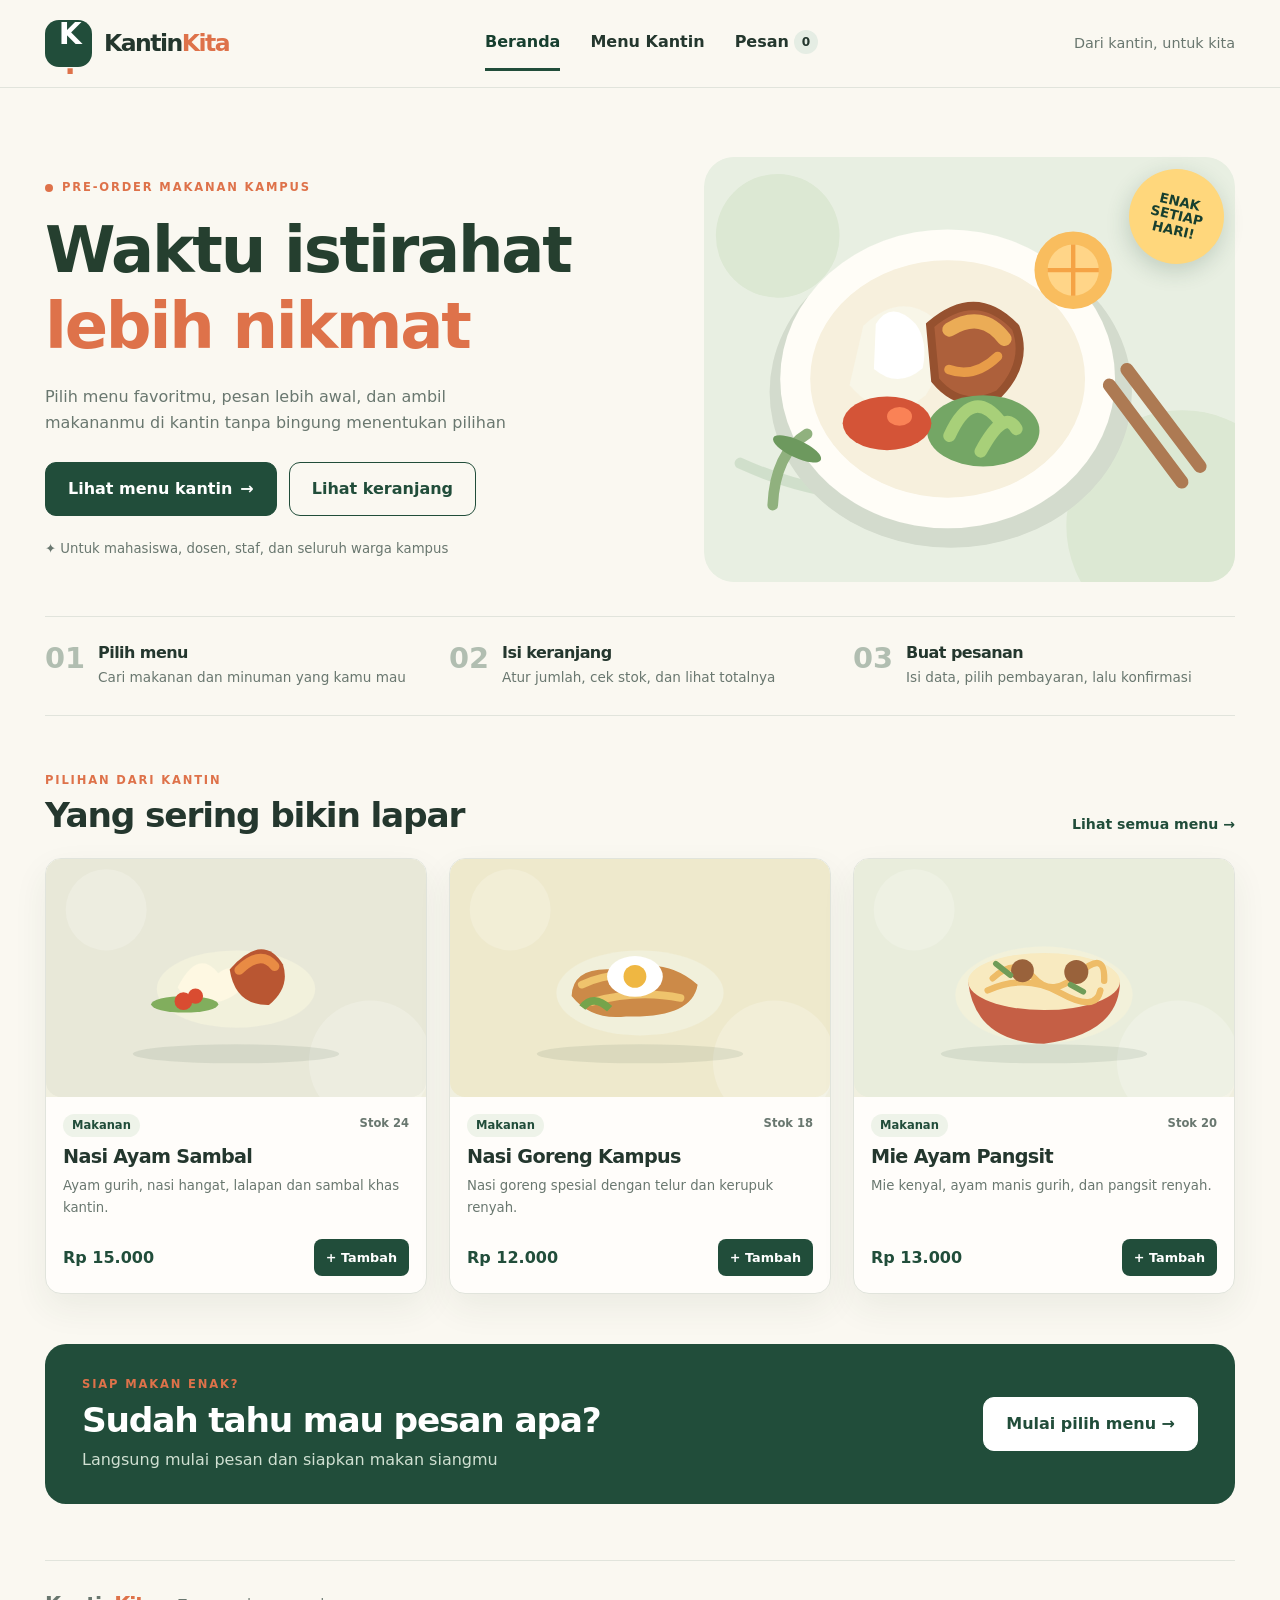
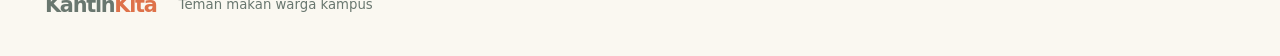
<file: index.html>
<!DOCTYPE html>
<html lang="id">
<head>
  <meta charset="UTF-8">
  <meta name="viewport" content="width=device-width, initial-scale=1.0">
  <meta name="description" content="KantinKita, sistem pemesanan makanan dan minuman kantin kampus.">
  <meta name="theme-color" content="#194735">
  <title>Beranda • KantinKita</title>
  <link rel="stylesheet" href="assets/style.css">
  <script src="assets/app.js" defer></script>
</head>
<body>
  <a class="skip-link" href="#main">Langsung ke konten</a>
  <header class="site-header">
    <div class="wrap header-inner">
      <a class="brand" href="#beranda" aria-label="KantinKita, ke beranda">
        <span class="brand-icon">K<span>.</span></span>
        <span class="brand-name">Kantin<span>Kita</span></span>
      </a>
      <nav class="navigation" aria-label="Navigasi utama">
        <a href="#beranda">Beranda</a>
        <a href="#menu">Menu Kantin</a>
        <a href="#pesan">Pesan <span id="cart-count" class="count" aria-label="Jumlah isi keranjang">0</span></a>
      </nav>
      <p class="header-caption">Dari kantin, untuk kita</p>
    </div>
  </header>

  <main id="main" class="wrap main-content" tabindex="-1" aria-live="off" aria-busy="true">
    <div class="loading">Menyiapkan KantinKita…</div>
  </main>

  <footer class="wrap site-footer">
    <div class="footer-brand">Kantin<span>Kita</span></div>
    <p>Teman makan warga kampus</p>
  </footer>
  <div id="toast" class="toast" role="status" aria-live="polite" hidden></div>
</body>
</html>
</file>
<file: assets/style.css>
:root {
  --green: #214d3a;
  --green-dark: #173f2f;
  --ink: #24372e;
  --muted: #69776f;
  --cream: #faf8f1;
  --soft: #eef3e9;
  --line: #e1e4dc;
  --orange: #de724a;
  --white: #fffdfa;
  --shadow: 0 14px 35px rgba(38, 64, 45, 0.07);
}
*,
*::before,
*::after {
  box-sizing: border-box;
}
html {
  scroll-behavior: smooth;
}
body {
  margin: 0;
  background: var(--cream);
  color: var(--ink);
  font:
    16px/1.65 system-ui,
    -apple-system,
    "Segoe UI",
    sans-serif;
}
button,
input,
select,
textarea {
  font: inherit;
}
button {
  cursor: pointer;
}
a {
  color: inherit;
  text-decoration: none;
}
img {
  max-width: 100%;
}
h1,
h2,
h3,
p {
  margin-top: 0;
}
h1,
h2,
h3 {
  line-height: 1.18;
  letter-spacing: -0.035em;
}
h1 {
  font-size: clamp(2.45rem, 5vw, 4.55rem);
}
h2 {
  font-size: clamp(1.3rem, 2.7vw, 2.15rem);
}
h3 {
  font-size: 1.2rem;
}
p {
  margin-bottom: 0;
}
button:focus-visible,
a:focus-visible,
input:focus-visible,
textarea:focus-visible,
select:focus-visible {
  outline: 3px solid #dc915b;
  outline-offset: 3px;
}
[hidden] {
  display: none !important;
}
.wrap {
  width: min(1190px, calc(100% - 50px));
  margin-inline: auto;
}
.sr-only {
  position: absolute;
  width: 1px;
  height: 1px;
  overflow: hidden;
  clip: rect(0, 0, 0, 0);
  white-space: nowrap;
}
.skip-link {
  position: absolute;
  top: -80px;
  left: 10px;
  z-index: 100;
  padding: 10px;
  background: white;
}
.skip-link:focus {
  top: 10px;
}
.site-header {
  background: rgba(250, 248, 241, 0.96);
  border-bottom: 1px solid var(--line);
  position: sticky;
  top: 0;
  z-index: 15;
  backdrop-filter: blur(10px);
}
.header-inner {
  min-height: 87px;
  display: flex;
  justify-content: space-between;
  gap: 25px;
  align-items: center;
}
.brand {
  display: flex;
  gap: 12px;
  align-items: center;
  white-space: nowrap;
}
.brand-icon {
  height: 47px;
  width: 47px;
  display: grid;
  place-items: center;
  background: var(--green);
  color: #fff;
  border-radius: 14px;
  font-size: 1.85rem;
  font-weight: 900;
  letter-spacing: -0.11em;
  line-height: 1;
}
.brand-icon span,
.brand-name span,
.footer-brand span {
  color: var(--orange);
}
.brand-name {
  font-size: 1.47rem;
  font-weight: 850;
  letter-spacing: -0.065em;
}
.navigation {
  display: flex;
  align-items: center;
  gap: 30px;
}
.navigation > a {
  min-height: 55px;
  display: inline-flex;
  align-items: center;
  gap: 5px;
  font-weight: 650;
  white-space: nowrap;
  border-bottom: 3px solid transparent;
}
.navigation > a[aria-current="page"] {
  border-color: var(--green);
  color: var(--green-dark);
}
.navigation > a:hover,
.text-link:hover {
  color: var(--orange);
}
.count {
  font-size: 0.76rem;
  background: #e5ede4;
  min-width: 24px;
  height: 24px;
  display: inline-grid;
  place-items: center;
  border-radius: 50%;
  font-weight: 800;
}
.header-caption,
.site-footer {
  color: var(--muted);
}
.header-caption {
  font-size: 0.9rem;
  white-space: nowrap;
}
.main-content {
  min-height: 60vh;
  padding-block: 38px 56px;
}
.loading {
  padding: 50px;
  color: var(--muted);
}
.site-footer {
  border-top: 1px solid var(--line);
  display: flex;
  gap: 22px;
  align-items: center;
  padding-block: 27px;
  margin-bottom: 6px;
  font-size: 0.83rem;
}
.footer-brand {
  font-size: 1.3rem;
  font-weight: 900;
  letter-spacing: -0.06em;
}
.footer-credit {
  margin-left: auto;
}
.eyebrow {
  color: var(--orange);
  font-weight: 800;
  font-size: 0.72rem;
  letter-spacing: 0.16em;
}
.hero {
  display: grid;
  grid-template-columns: 1.08fr 0.92fr;
  align-items: center;
  gap: 35px;
  padding: 30px 0 34px;
}
.hero-copy {
  padding-block: 22px;
}
.hero-copy .eyebrow {
  display: flex;
  align-items: center;
  gap: 9px;
}
.dot {
  height: 8px;
  width: 8px;
  border-radius: 50%;
  background: var(--orange);
}
.hero h1 {
  margin: 16px 0 20px;
  color: #253f2f;
}
.hero h1 em {
  font-style: normal;
  color: var(--orange);
}
.hero-copy > p:not(.eyebrow) {
  max-width: 500px;
  color: var(--muted);
}
.hero-actions {
  display: flex;
  flex-wrap: wrap;
  gap: 12px;
  margin-top: 25px;
}
.button {
  display: inline-flex;
  justify-content: center;
  align-items: center;
  gap: 8px;
  border: 1px solid var(--green);
  background: var(--green);
  color: white;
  font-weight: 800;
  border-radius: 11px;
  padding: 13px 22px;
  transition:
    background 0.2s,
    transform 0.2s;
}
.button:hover {
  background: #326649;
  transform: translateY(-1px);
}
.button:disabled {
  opacity: 0.65;
  cursor: wait;
  transform: none;
}
.button-outline {
  background: transparent;
  color: var(--green);
}
.button-outline:hover {
  color: white;
}
.hero-note {
  margin-top: 22px;
  font-size: 0.83rem;
}
.hero-image-wrap {
  position: relative;
}
.hero-image {
  display: block;
  width: 100%;
  border-radius: 27px;
}
.hero-sticker {
  position: absolute;
  right: 2%;
  top: 3%;
  width: 95px;
  height: 95px;
  border-radius: 50%;
  display: grid;
  place-items: center;
  text-align: center;
  line-height: 1.06;
  background: #ffd77c;
  color: var(--green-dark);
  font-weight: 900;
  font-size: 0.84rem;
  transform: rotate(13deg);
  box-shadow: 0 7px 22px #234a3533;
}
.steps {
  display: grid;
  grid-template-columns: repeat(3, minmax(0, 1fr));
  gap: 22px;
  border-block: 1px solid var(--line);
  padding: 27px 0;
}
.steps > div {
  display: flex;
  align-items: flex-start;
  gap: 13px;
}
.step-no {
  font-size: 1.8rem;
  font-weight: 900;
  color: #b1beb1;
  line-height: 1;
}
.steps h2 {
  font-size: 1rem;
  margin-bottom: 3px;
}
.steps p {
  font-size: 0.85rem;
  color: var(--muted);
}
.section-space {
  margin-top: 55px;
}
.section-head {
  display: flex;
  justify-content: space-between;
  align-items: end;
  gap: 16px;
  margin-bottom: 22px;
}
.section-head h2 {
  margin: 5px 0 0;
}
.text-link {
  color: var(--green);
  font-size: 0.88rem;
  font-weight: 800;
}
.cards {
  display: grid;
  grid-template-columns: repeat(3, minmax(0, 1fr));
  gap: 22px;
}
.card {
  background: var(--white);
  border: 1px solid var(--line);
  border-radius: 16px;
  overflow: hidden;
  box-shadow: var(--shadow);
  display: flex;
  flex-direction: column;
}
.card > img {
  width: 100%;
  aspect-ratio: 16/10;
  object-fit: cover;
  background: #f0efdf;
}
.card-body {
  padding: 17px;
  display: flex;
  flex: 1;
  flex-direction: column;
  gap: 7px;
}
.tag {
  display: flex;
  justify-content: space-between;
  gap: 8px;
  color: var(--muted);
  font-size: 0.72rem;
  font-weight: 700;
}
.tag span:first-child {
  color: var(--green);
  background: var(--soft);
  padding: 2px 9px;
  border-radius: 20px;
}
.card-body h3 {
  margin: 2px 0 0;
}
.card-body p {
  font-size: 0.83rem;
  color: var(--muted);
  min-height: 45px;
}
.card-bottom {
  display: flex;
  justify-content: space-between;
  align-items: center;
  gap: 12px;
  margin-top: auto;
  padding-top: 12px;
}
.card-bottom strong {
  color: var(--green);
  font-size: 1rem;
}
.add {
  color: white;
  background: var(--green);
  border: 0;
  padding: 8px 12px;
  border-radius: 8px;
  font-weight: 750;
  font-size: 0.8rem;
}
.add:disabled {
  background: #aeb7ab;
  cursor: not-allowed;
}
.add:not(:disabled):hover {
  background: #326649;
}
.cta-banner {
  background: var(--green);
  color: white;
  border-radius: 21px;
  display: flex;
  align-items: center;
  justify-content: space-between;
  gap: 30px;
  padding: 31px 37px;
  margin-top: 50px;
}
.cta-banner h2 {
  margin: 6px 0;
}
.cta-banner p:not(.eyebrow) {
  color: #d0e0d2;
}
.light-button {
  background: #fff;
  color: var(--green);
  border-color: #fff;
  white-space: nowrap;
}
.light-button:hover {
  color: #fff;
  border-color: var(--orange);
  background: var(--orange);
}
.page-title {
  padding: 6px 0 26px;
}
.page-title h1 {
  font-size: clamp(2rem, 4vw, 3.2rem);
  margin: 8px 0 12px;
}
.page-title > p:last-child {
  color: var(--muted);
}
.catalog-controls {
  display: flex;
  gap: 15px;
  align-items: end;
  justify-content: space-between;
}
.field-search {
  flex: 1;
  display: flex;
  gap: 12px;
  align-items: center;
  padding: 10px 14px;
  border-radius: 10px;
  border: 1px solid #cbd5cb;
  background: var(--white);
}
.field-search span {
  font-size: 1.4rem;
  color: var(--muted);
}
.field-search input {
  width: 100%;
  border: 0;
  background: transparent;
  outline: 0;
  min-height: 32px;
}
.sort-control {
  display: flex;
  align-items: center;
  gap: 11px;
  font-weight: 650;
  color: var(--muted);
  font-size: 0.88rem;
}
.sort-control select {
  background: var(--white);
  border: 1px solid #cbd5cb;
  border-radius: 10px;
  min-height: 52px;
  padding: 0 12px;
  color: var(--ink);
}
.filter-row {
  display: flex;
  flex-wrap: wrap;
  gap: 8px;
  margin-block: 22px;
}
.filter-chip {
  border: 1px solid #cfd8cd;
  background: var(--white);
  color: var(--green);
  border-radius: 22px;
  padding: 8px 16px;
  font-weight: 700;
  font-size: 0.86rem;
}
.filter-chip.selected,
.filter-chip:hover {
  background: var(--green);
  color: #fff;
  border-color: var(--green);
}
.catalog-heading {
  display: flex;
  justify-content: space-between;
  gap: 10px;
  align-items: center;
  margin-bottom: 16px;
}
.catalog-heading p {
  font-size: 0.87rem;
  color: var(--muted);
}
.empty-results {
  grid-column: 1/-1;
  background: #fff;
  border: 1px dashed #bec8bc;
  text-align: center;
  border-radius: 12px;
  padding: 30px;
  color: var(--muted);
}
.checkout {
  display: grid;
  grid-template-columns: 1.12fr 0.88fr;
  gap: 24px;
  align-items: start;
}
.form-panel,
.cart-panel {
  background: var(--white);
  border: 1px solid var(--line);
  border-radius: 17px;
  padding: 28px 30px;
  box-shadow: var(--shadow);
}
.panel-heading {
  display: flex;
  align-items: center;
  gap: 12px;
  margin-bottom: 23px;
}
.panel-heading h2 {
  font-size: 1.42rem;
  margin-bottom: 2px;
}
.panel-heading p:not(.eyebrow) {
  color: var(--muted);
  font-size: 0.84rem;
}
.panel-heading .eyebrow {
  margin-bottom: 4px;
}
.panel-icon {
  background: var(--soft);
  color: var(--green);
  height: 45px;
  width: 45px;
  display: grid;
  place-items: center;
  border-radius: 12px;
  font-size: 1.35rem;
}
.field {
  display: flex;
  flex-direction: column;
  gap: 6px;
  margin-bottom: 18px;
}
.field label {
  font-size: 0.87rem;
  font-weight: 700;
}
.field label > span[aria-hidden] {
  color: var(--orange);
}
.field input,
.field textarea,
.field select {
  background: #fffefa;
  color: var(--ink);
  border: 1px solid #bfcbc0;
  padding: 12px 14px;
  border-radius: 9px;
  width: 100%;
  min-height: 48px;
}
.field textarea {
  resize: vertical;
}
.field input[aria-invalid="true"],
.field select[aria-invalid="true"],
.field textarea[aria-invalid="true"] {
  border-color: #b44343;
  background: #fff9f8;
}
.field .muted {
  color: var(--muted);
  font-size: 0.76rem;
}
.error {
  color: #b03131;
  font-size: 0.79rem;
  min-height: 0;
}
.error:empty {
  display: none;
}
.check {
  display: flex;
  align-items: flex-start;
  gap: 9px;
  font-weight: 650;
  font-size: 0.87rem;
  margin-top: 8px;
  cursor: pointer;
}
.check input {
  accent-color: var(--green);
  width: 18px;
  height: 18px;
  margin: 3px 0 0;
}
.form-message {
  margin: 12px 0;
  color: #ad3434;
  font-weight: 650;
  font-size: 0.84rem;
}
.form-message:empty {
  display: none;
}
.full {
  width: 100%;
  margin-top: 15px;
}
.form-footnote {
  font-size: 0.75rem;
  color: var(--muted);
  margin-top: 13px;
}
.cart-panel .panel-heading {
  margin-bottom: 18px;
}
.cart-line {
  display: flex;
  justify-content: space-between;
  gap: 12px;
  padding: 15px 0;
  border-bottom: 1px solid var(--line);
}
.cart-line > div:first-child {
  display: flex;
  flex-direction: column;
}
.cart-line b {
  font-size: 0.9rem;
}
.cart-line > div:first-child span {
  color: var(--muted);
  font-size: 0.78rem;
  margin-top: 3px;
}
.quantity {
  display: flex;
  align-items: center;
  gap: 6px;
}
.quantity button {
  border: 1px solid #cad3ca;
  background: var(--white);
  border-radius: 6px;
  padding: 3px 9px;
  color: var(--green);
  font-weight: 900;
}
.quantity button:disabled {
  color: #aaa;
}
.quantity .remove {
  color: #a84436;
  font-size: 0.76rem;
}
.quantity > span {
  min-width: 19px;
  text-align: center;
  font-size: 0.84rem;
  font-weight: 700;
}
.total {
  display: flex;
  align-items: center;
  justify-content: space-between;
  padding: 19px 0 15px;
  font-size: 1.1rem;
}
.total b:last-child {
  color: var(--green);
}
.cart-empty {
  padding: 12px 0 23px;
  color: var(--muted);
  font-size: 0.89rem;
}
.cart-panel > .text-link {
  display: inline-block;
  margin-top: 18px;
}
.notice {
  background: var(--soft);
  border-radius: 11px;
  padding: 15px 17px;
  color: var(--green);
  font-size: 0.8rem;
  margin-top: 24px;
}
.notice strong {
  display: block;
  margin-bottom: 4px;
}
.receipt {
  background: var(--soft);
  border: 2px solid var(--green);
  border-radius: 18px;
  padding: 30px 37px;
  margin-top: 28px;
  scroll-margin-top: 115px;
}
.receipt .receipt-eyebrow {
  font-size: 0.8rem;
  letter-spacing: 0.1em;
  font-weight: 850;
  color: var(--green);
}
.receipt h2 {
  margin: 10px 0 2px;
}
.receipt-code {
  font-size: 1.5rem;
  font-weight: 900;
  margin-bottom: 20px;
}
.receipt-grid {
  display: grid;
  grid-template-columns: repeat(2, minmax(0, 1fr));
  gap: 17px;
  margin-bottom: 18px;
}
.receipt-info small {
  display: block;
  color: var(--muted);
  font-size: 0.78rem;
}
.receipt-info strong {
  display: block;
  overflow-wrap: anywhere;
}
.receipt-items {
  padding-block: 15px;
  border-block: 1px solid #c7d8c7;
}
.receipt-row {
  display: flex;
  justify-content: space-between;
  gap: 10px;
  font-size: 0.88rem;
  padding-block: 4px;
}
.receipt-total {
  margin-top: 15px;
  display: flex;
  justify-content: space-between;
  gap: 10px;
  font-weight: 900;
  font-size: 1.14rem;
}
.receipt-note {
  font-size: 0.8rem;
  color: var(--muted);
  margin-top: 17px;
}
.receipt .button {
  margin-top: 16px;
}
.toast {
  position: fixed;
  bottom: 22px;
  right: 22px;
  z-index: 22;
  background: var(--green);
  color: #fff;
  padding: 13px 18px;
  box-shadow: 0 10px 25px #10251c44;
  border-radius: 9px;
  max-width: calc(100vw - 40px);
}
@media (max-width: 980px) {
  .header-caption {
    display: none;
  }
  .hero {
    grid-template-columns: 1fr 1fr;
  }
  .hero-sticker {
    width: 72px;
    height: 72px;
    font-size: 0.65rem;
  }
  .checkout {
    grid-template-columns: 1fr 1fr;
  }
  .form-panel,
  .cart-panel {
    padding: 22px;
  }
  .cards {
    gap: 14px;
  }
  .card-body {
    padding: 13px;
  }
}
@media (max-width: 720px) {
  .wrap {
    width: min(100% - 28px, 600px);
  }
  .site-header {
    position: relative;
  }
  .header-inner {
    min-height: 120px;
    justify-content: center;
    flex-wrap: wrap;
    align-content: center;
    row-gap: 4px;
  }
  .brand {
    width: 100%;
    justify-content: center;
  }
  .brand-icon {
    width: 39px;
    height: 39px;
    font-size: 1.5rem;
  }
  .brand-name {
    font-size: 1.25rem;
  }
  .navigation {
    gap: 18px;
  }
  .navigation > a {
    min-height: 47px;
    font-size: 0.88rem;
  }
  .main-content {
    padding-block: 20px 38px;
  }
  .hero {
    grid-template-columns: 1fr;
    padding: 16px 0;
    gap: 18px;
  }
  .hero-copy {
    padding-block: 10px;
  }
  .hero h1 {
    font-size: clamp(2.5rem, 9vw, 3.7rem);
  }
  .hero-image-wrap {
    max-width: 540px;
  }
  .steps {
    grid-template-columns: 1fr;
    gap: 18px;
  }
  .cards {
    grid-template-columns: repeat(2, minmax(0, 1fr));
  }
  .cta-banner {
    padding: 22px;
    flex-direction: column;
    align-items: flex-start;
  }
  .checkout {
    grid-template-columns: 1fr;
  }
  .catalog-controls {
    flex-direction: column;
    align-items: stretch;
  }
  .sort-control {
    justify-content: space-between;
  }
  .site-footer {
    flex-wrap: wrap;
    gap: 8px;
  }
  .footer-credit {
    margin-left: 0;
    width: 100%;
  }
}
@media (max-width: 470px) {
  .cards {
    grid-template-columns: 1fr;
  }
  .section-head {
    align-items: flex-start;
    flex-direction: column;
  }
  .card > img {
    aspect-ratio: 16/8;
  }
  .card-body p {
    min-height: 0;
  }
  .hero-actions {
    align-items: stretch;
  }
  .hero-actions .button {
    flex: 1;
  }
  .form-panel,
  .cart-panel {
    padding: 18px;
  }
  .receipt {
    padding: 20px 17px;
  }
  .receipt-grid {
    grid-template-columns: 1fr;
  }
  .quantity {
    gap: 3px;
  }
  .catalog-heading {
    align-items: flex-start;
    flex-direction: column;
  }
  .navigation {
    gap: 11px;
  }
  .navigation > a {
    font-size: 0.8rem;
  }
}
</file>
